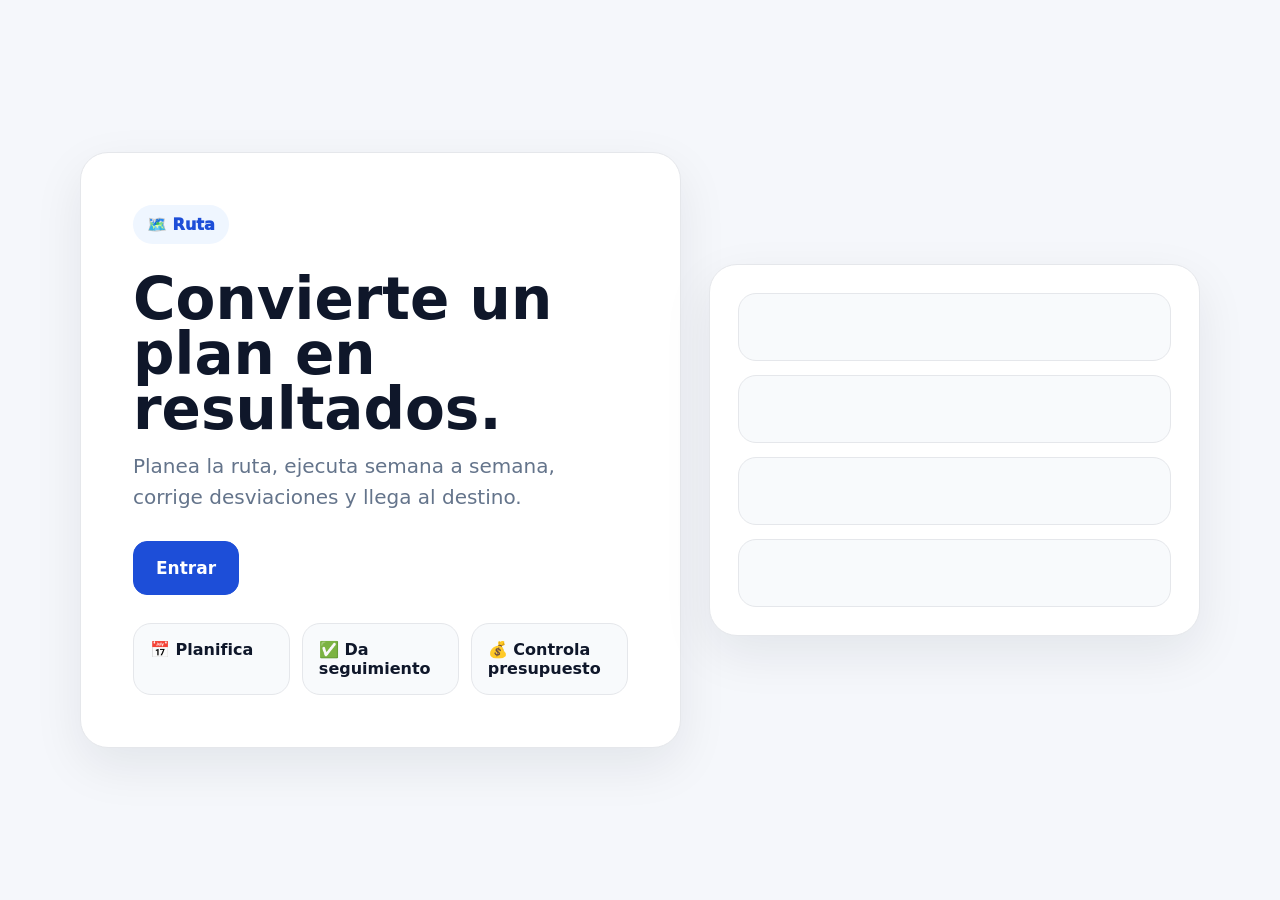
<file: index.html>
<!DOCTYPE html><html lang="es"><head><meta charset="UTF-8"><meta name="viewport" content="width=device-width,initial-scale=1.0"><title>Ruta</title><link rel="stylesheet" href="css/app.css"></head><body><main class="public-shell"><section class="hero"><div class="hero-card"><div class="brand">🗺️ Ruta</div><h1>Convierte un plan en resultados.</h1><p class="lead">Planea la ruta, ejecuta semana a semana, corrige desviaciones y llega al destino.</p><a class="btn primary big" href="login.html">Entrar</a><div class="benefits"><div class="benefit">📅 Planifica</div><div class="benefit">✅ Da seguimiento</div><div class="benefit">💰 Controla presupuesto</div></div></div><div class="hero-card mock"><div class="mock-row"></div><div class="mock-row"></div><div class="mock-row"></div><div class="mock-row"></div></div></section></main></body></html>
</file>
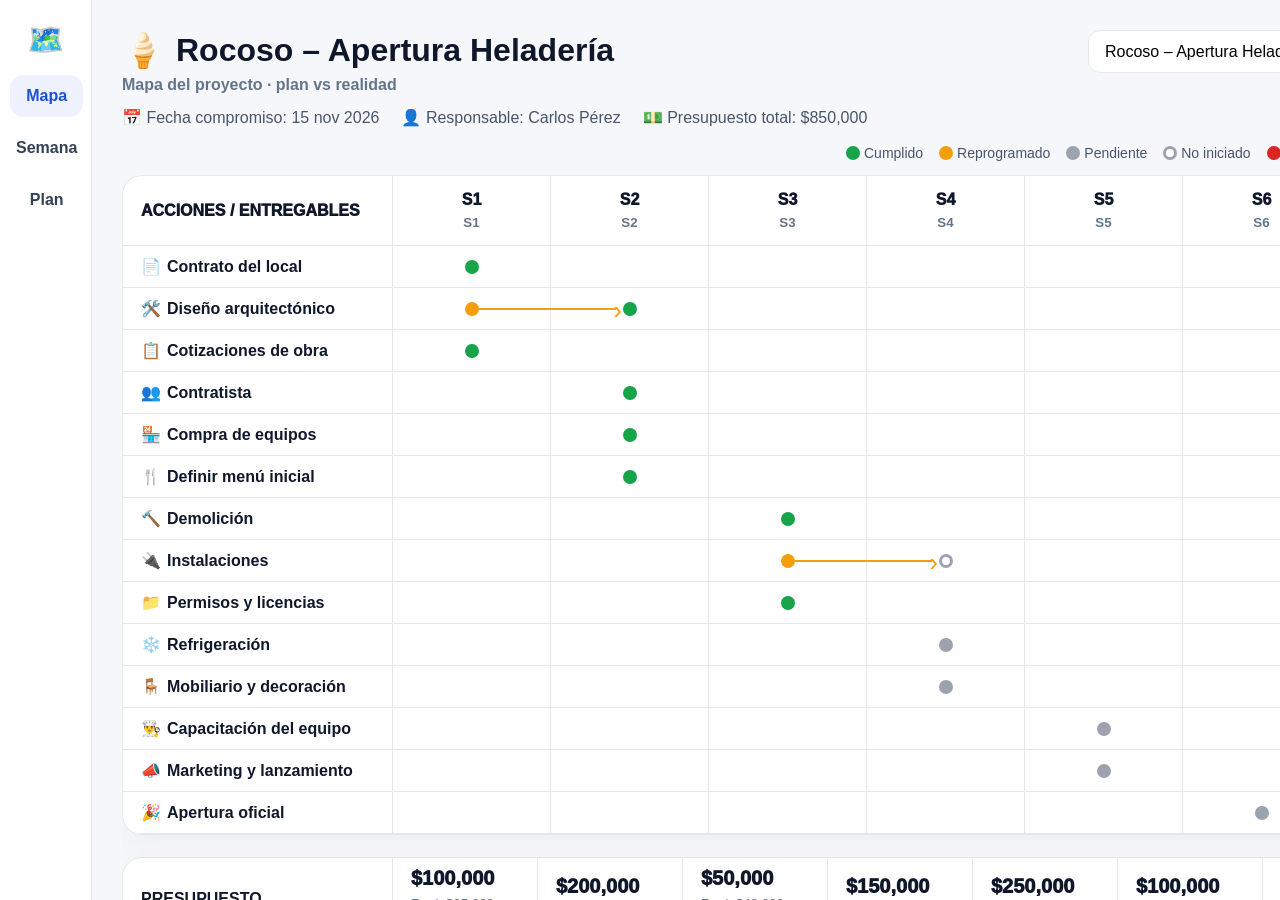
<file: frontend/index.html>
<!DOCTYPE html><html lang="es"><head><meta charset="UTF-8"><meta http-equiv="refresh" content="0; url=mapa.html"><title>Plan Semanal</title></head><body>Redirigiendo a <a href="mapa.html">Mapa</a>...</body></html>
</file>
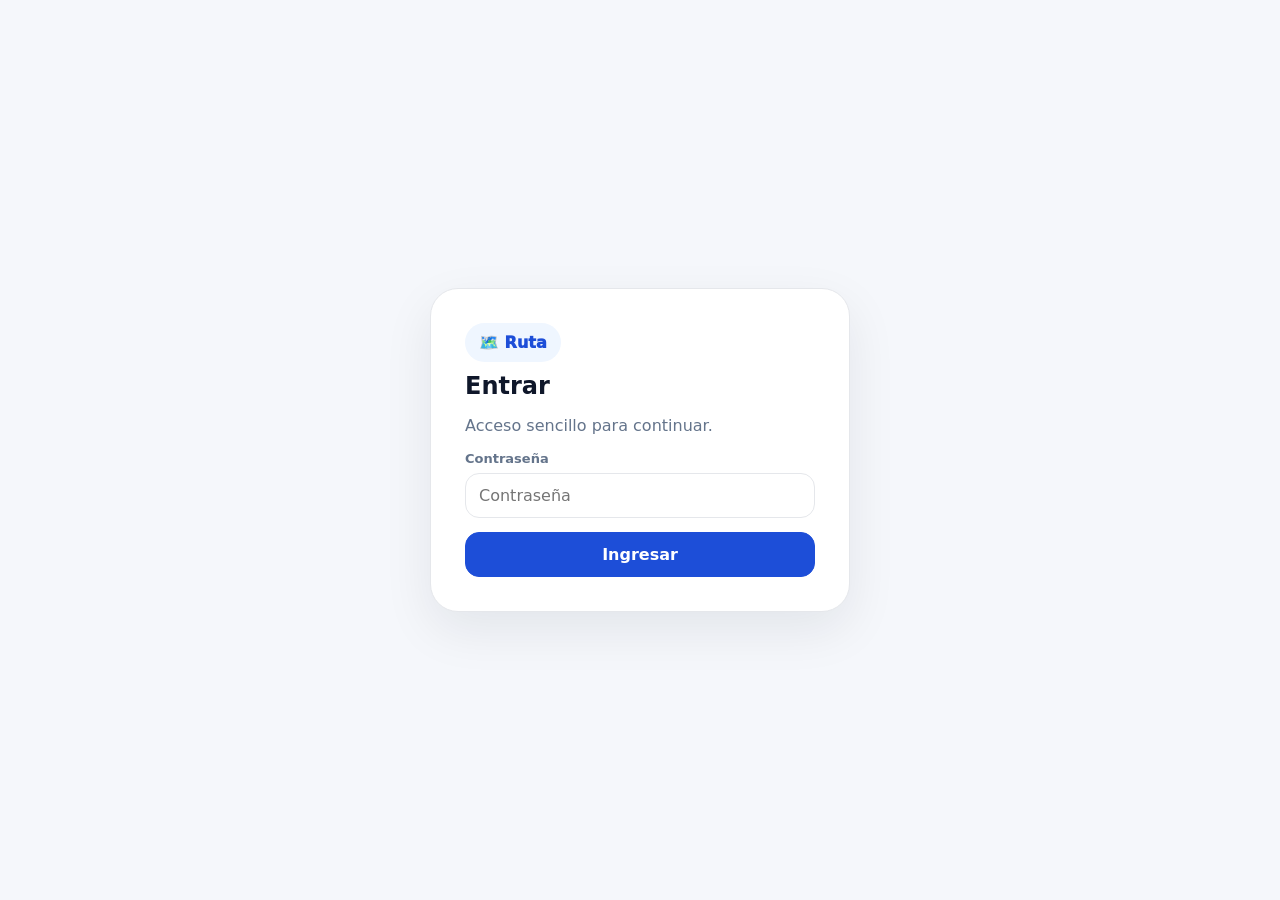
<file: dashboard.html>
<!DOCTYPE html><html lang="es"><head><meta charset="UTF-8"><meta name="viewport" content="width=device-width,initial-scale=1.0"><title>Ruta · Dashboard</title><link rel="stylesheet" href="css/app.css"></head><body><main class="dash"><div class="dash-wrap"><section class="dash-top"><div><h1>Mis proyectos</h1><p class="muted">Abre un proyecto existente o crea una nueva ruta.</p></div><div class="actions"><a class="btn primary" href="wizard/paso1.html">+ Nuevo proyecto</a><button class="btn" onclick="logout()">Salir</button></div></section><section class="stats" id="stats"></section><section class="projects-grid" id="projects"></section></div></main><script src="js/config.js"></script><script src="js/api.js"></script><script src="js/dashboard.js"></script></body></html>
</file>
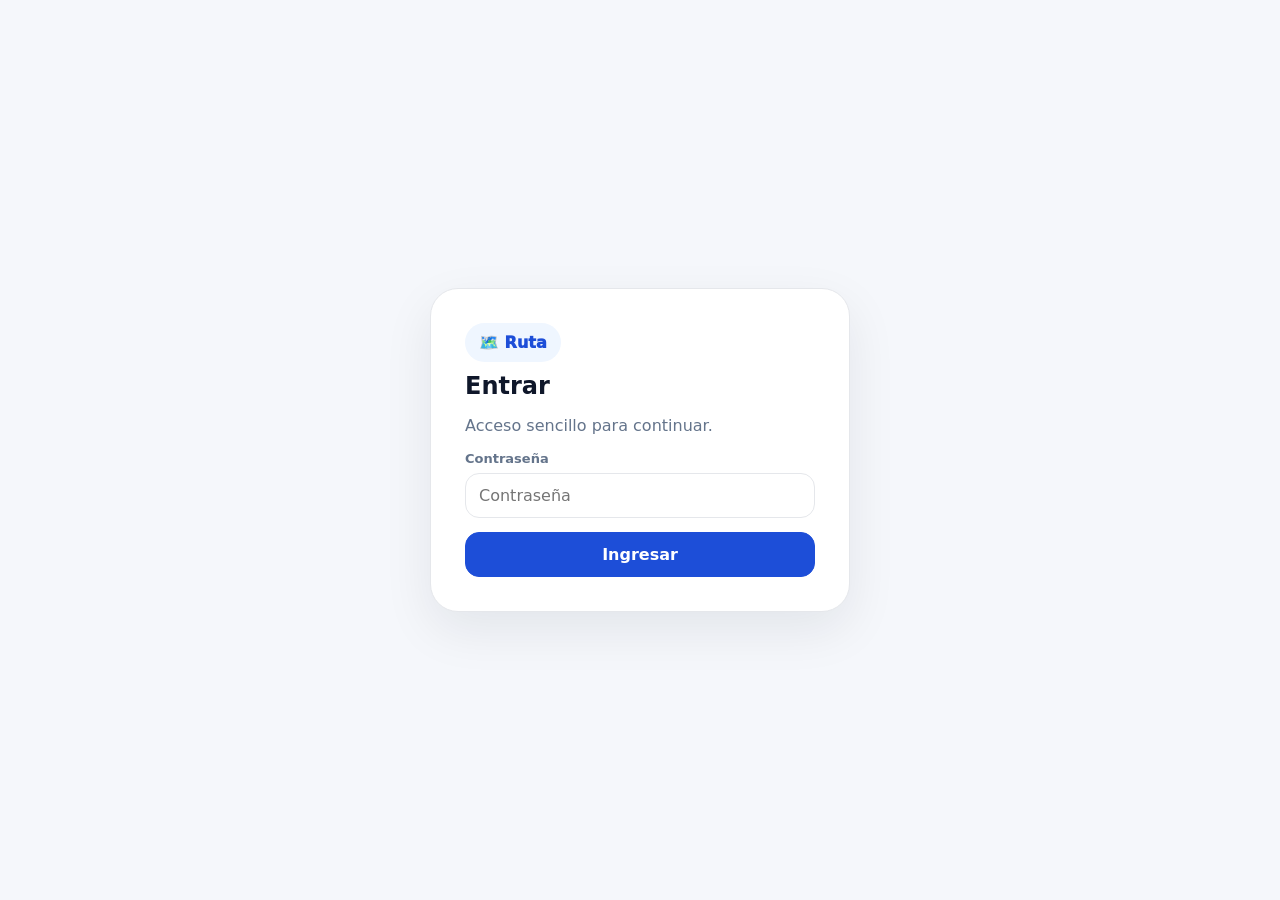
<file: editar.html>
<!DOCTYPE html><html lang="es"><head><meta charset="UTF-8"><meta name="viewport" content="width=device-width,initial-scale=1.0"><title>Ruta · Editar</title><link rel="stylesheet" href="css/app.css"></head><body><div class="app"><aside class="side"><div class="logo">🗺️</div><div class="nav"><a href="project.html" data-nav="home">Home</a><a href="mapa.html" data-nav="mapa">Mapa</a><a href="semana.html" data-nav="semana">Semana</a><a href="resumen.html" data-nav="resumen">Resumen</a><a href="editar.html" data-nav="editar">Editar</a></div></aside><main class="main"><section class="top"><div><div class="title"><span style="font-size:34px" id="projectIcon"></span><h1 id="projectTitle"></h1></div><div class="kicker">Editar plan</div><div class="meta" id="projectMeta"></div></div><div class="actions" id="topActions"></div></section><section class="panel"><div class="box"><h2>Datos del proyecto</h2><div class="form-grid"><input id="pName" placeholder="Nombre"><input id="pIcon" placeholder="Icono"><input id="pOwner" placeholder="Responsable"><input id="pDate" placeholder="Fecha compromiso"><input id="pWeeks" type="number" min="1" max="12" placeholder="Semanas"><button class="btn primary" onclick="saveInfo()">Guardar datos</button></div><h2 style="margin-top:22px">Acciones</h2><div class="add-line"><input id="aName" placeholder="Acción / entregable"><input id="aIcon" placeholder="Icono"><select id="aWeek"></select><button class="btn primary" onclick="addItem()">Agregar</button></div><div class="list" id="items"></div></div><div class="box"><h2>Presupuesto estimado</h2><div id="budget"></div><button class="btn primary full" onclick="saveBudget()">Guardar presupuesto</button><div id="msg"></div></div></section></main></div><script src="js/config.js"></script><script src="js/api.js"></script><script src="js/editar.js"></script></body></html>
</file>
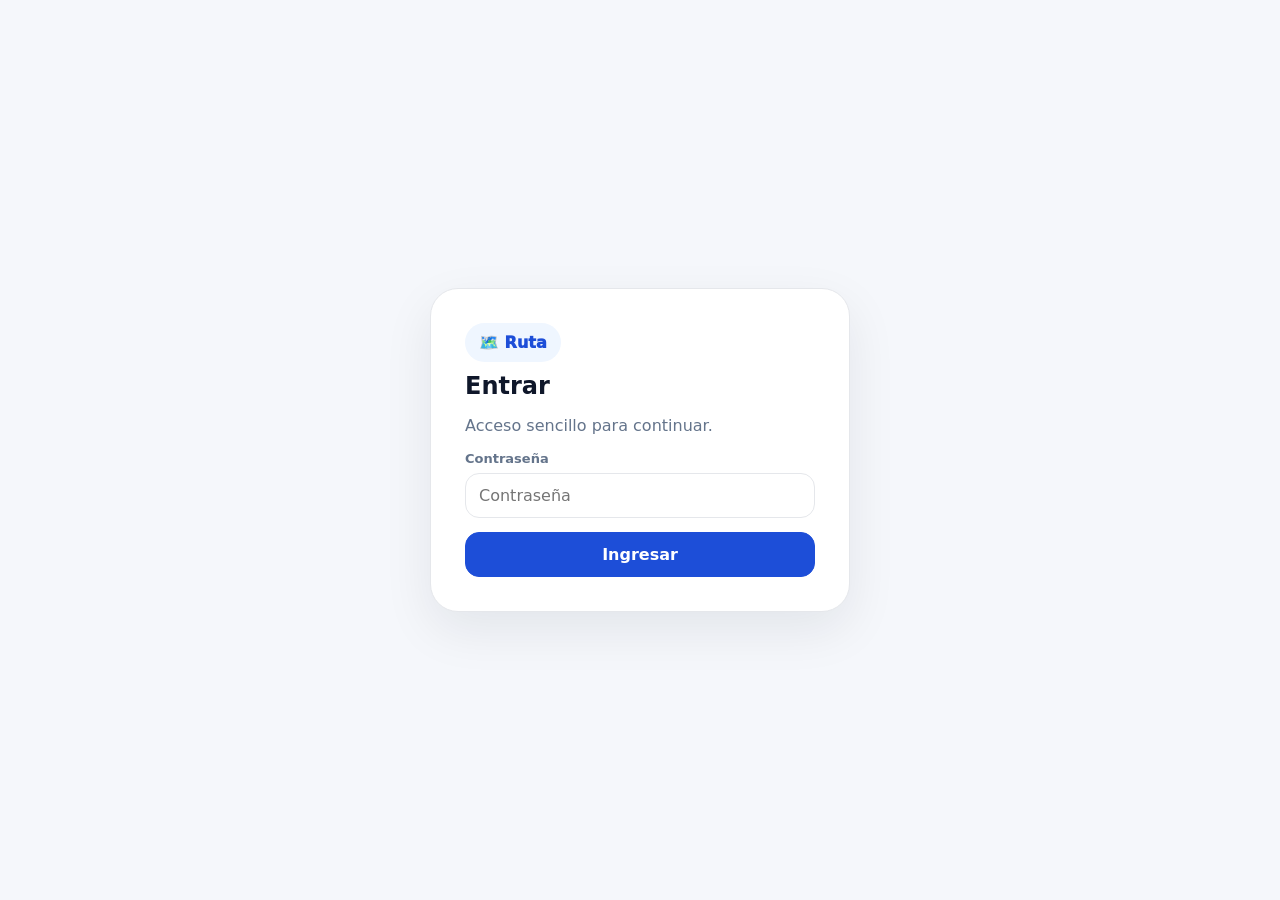
<file: login.html>
<!DOCTYPE html><html lang="es"><head><meta charset="UTF-8"><meta name="viewport" content="width=device-width,initial-scale=1.0"><title>Ruta · Login</title><link rel="stylesheet" href="css/app.css"></head><body><main class="public-shell"><section class="auth-card"><div class="brand">🗺️ Ruta</div><h1>Entrar</h1><p class="muted">Acceso sencillo para continuar.</p><div class="field"><label>Contraseña</label><input id="pass" type="password" placeholder="Contraseña"></div><button class="btn primary full" onclick="login()">Ingresar</button><div id="msg"></div></section></main><script src="js/api.js"></script><script>function login(){let p=document.getElementById('pass').value.trim();if(p==='ruta2026'){localStorage.setItem(AUTH_KEY,'1');location.href='dashboard.html'}else{let m=document.getElementById('msg');m.className='notice error';m.textContent='Contraseña incorrecta.'}}document.getElementById('pass').addEventListener('keydown',e=>{if(e.key==='Enter')login()});</script></body></html>
</file>
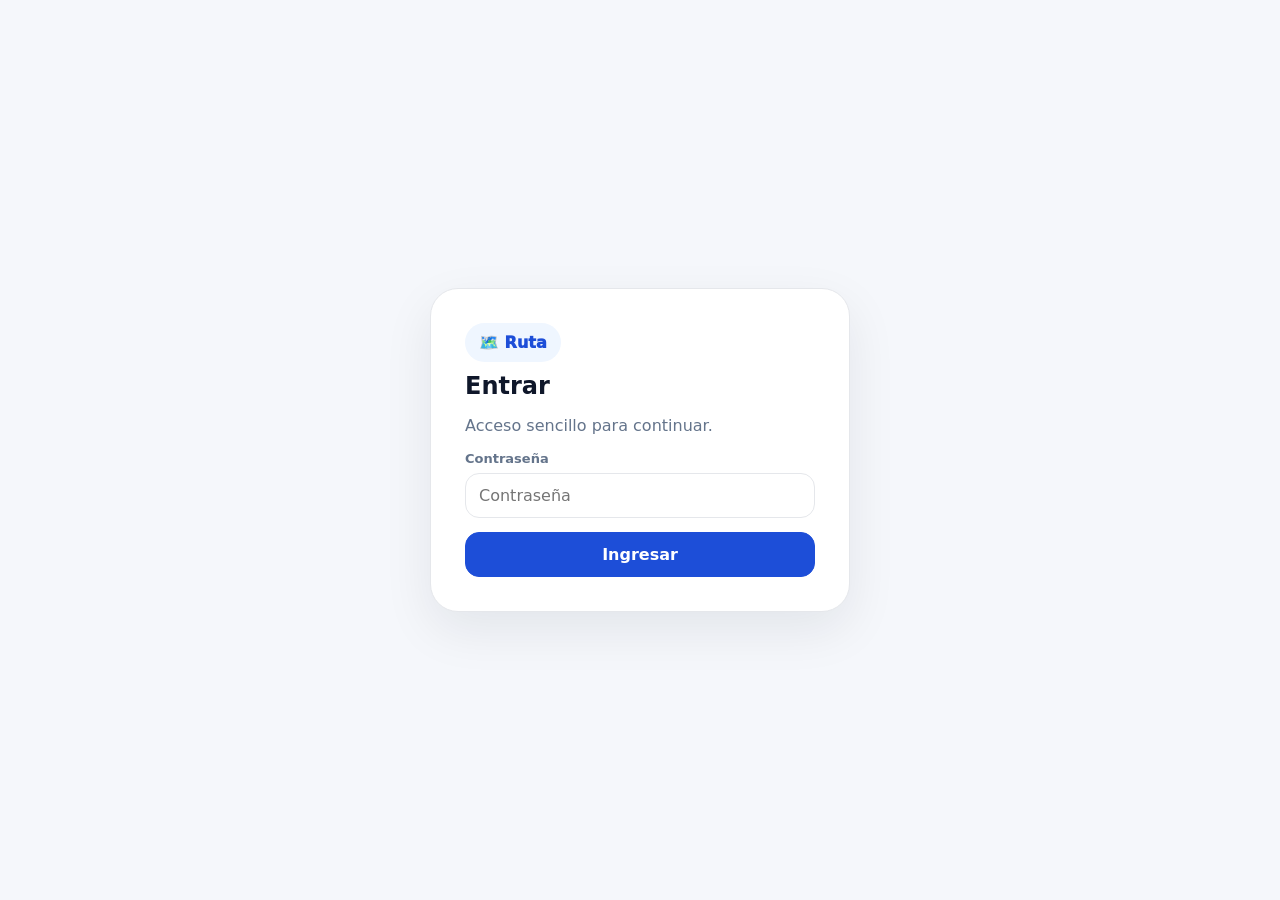
<file: mapa.html>
<!DOCTYPE html><html lang="es"><head><meta charset="UTF-8"><meta name="viewport" content="width=device-width,initial-scale=1.0"><title>Ruta · Mapa</title><link rel="stylesheet" href="css/app.css"></head><body><div class="app"><aside class="side"><div class="logo">🗺️</div><div class="nav"><a href="project.html" data-nav="home">Home</a><a href="mapa.html" data-nav="mapa">Mapa</a><a href="semana.html" data-nav="semana">Semana</a><a href="resumen.html" data-nav="resumen">Resumen</a><a href="editar.html" data-nav="editar">Editar</a></div></aside><main class="main"><section class="top"><div><div class="title"><span style="font-size:34px" id="projectIcon"></span><h1 id="projectTitle"></h1></div><div class="kicker">Mapa del proyecto · plan vs realidad</div><div class="meta" id="projectMeta"></div></div><div class="actions" id="topActions"></div></section><section id="mapView" class="scroll"></section></main></div><script src="js/config.js"></script><script src="js/api.js"></script><script src="js/mapa.js"></script></body></html>
</file>
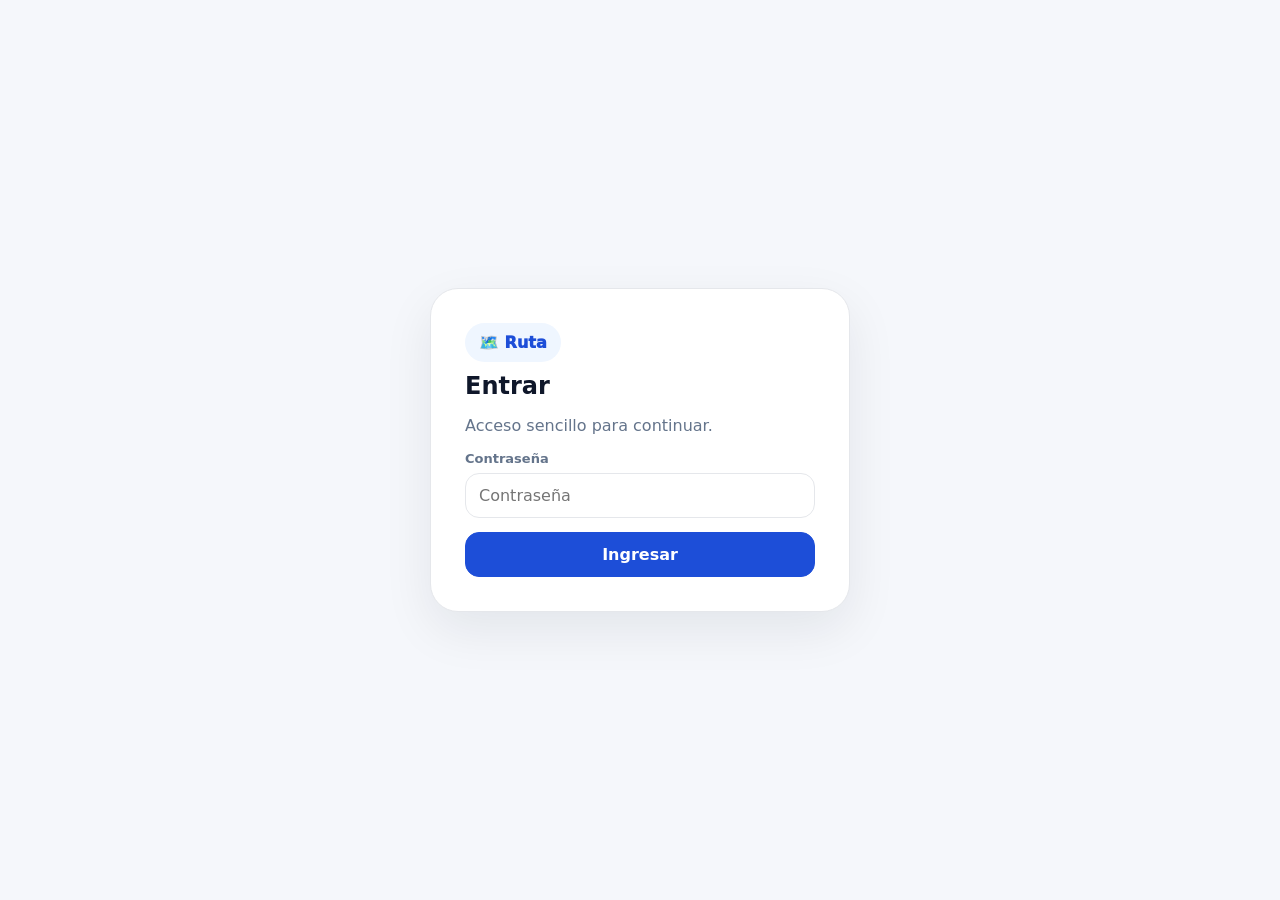
<file: project.html>
<!DOCTYPE html><html lang="es"><head><meta charset="UTF-8"><meta name="viewport" content="width=device-width,initial-scale=1.0"><title>Ruta · Proyecto</title><link rel="stylesheet" href="css/app.css"></head><body><div class="app"><aside class="side"><div class="logo">🗺️</div><div class="nav"><a href="project.html" data-nav="home">Home</a><a href="mapa.html" data-nav="mapa">Mapa</a><a href="semana.html" data-nav="semana">Semana</a><a href="resumen.html" data-nav="resumen">Resumen</a><a href="editar.html" data-nav="editar">Editar</a></div></aside><main class="main"><section class="top"><div><div class="title"><span style="font-size:34px" id="projectIcon"></span><h1 id="projectTitle"></h1></div><div class="kicker">Centro del proyecto</div><div class="meta" id="projectMeta"></div></div><div class="actions" id="topActions"></div></section><section id="home"></section></main></div><script src="js/config.js"></script><script src="js/api.js"></script><script src="js/project.js"></script></body></html>
</file>
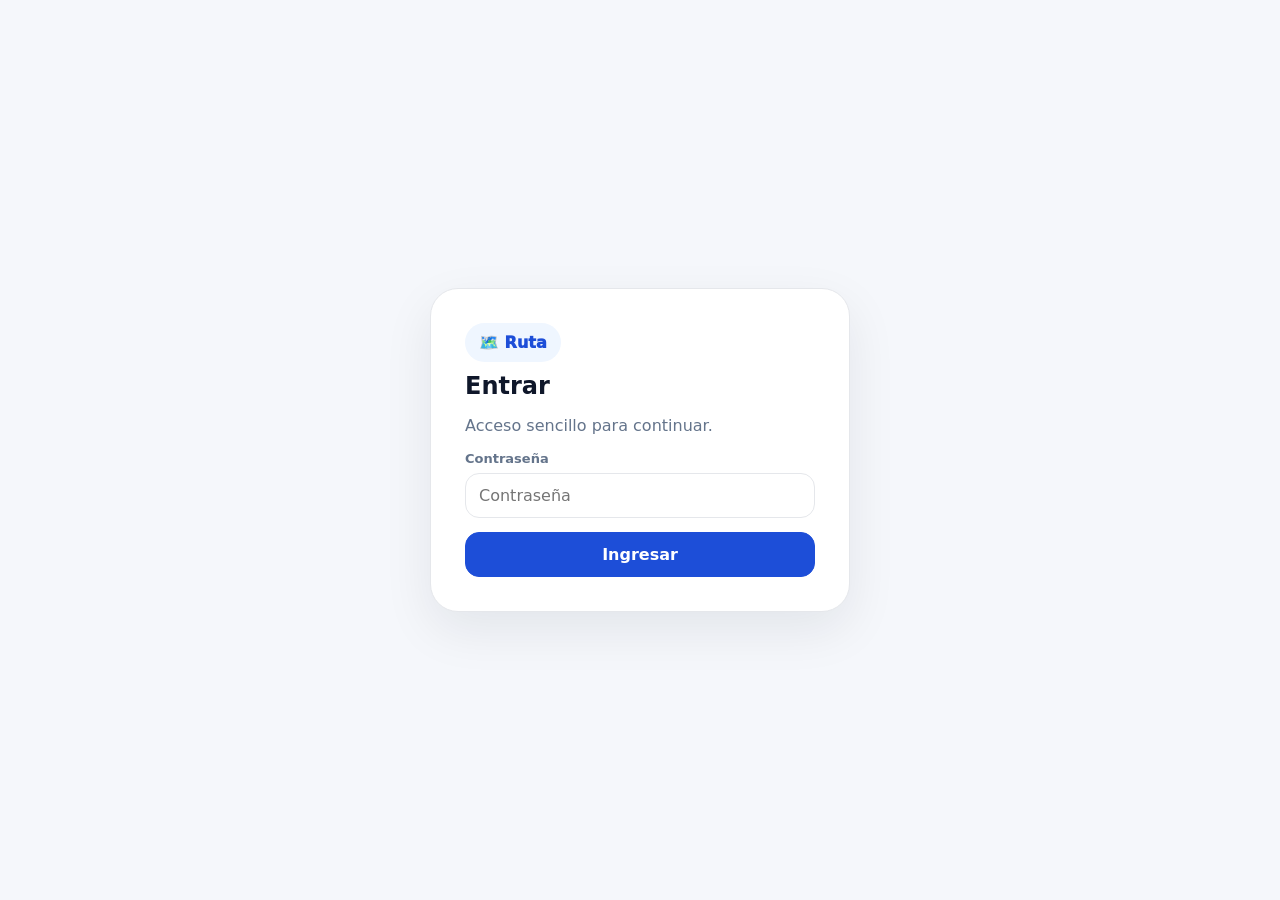
<file: resumen.html>
<!DOCTYPE html><html lang="es"><head><meta charset="UTF-8"><meta name="viewport" content="width=device-width,initial-scale=1.0"><title>Ruta · Resumen</title><link rel="stylesheet" href="css/app.css"></head><body><div class="app"><aside class="side"><div class="logo">🗺️</div><div class="nav"><a href="project.html" data-nav="home">Home</a><a href="mapa.html" data-nav="mapa">Mapa</a><a href="semana.html" data-nav="semana">Semana</a><a href="resumen.html" data-nav="resumen">Resumen</a><a href="editar.html" data-nav="editar">Editar</a></div></aside><main class="main"><section class="top"><div><div class="title"><span style="font-size:34px" id="projectIcon"></span><h1 id="projectTitle"></h1></div><div class="kicker">Resumen ejecutivo</div><div class="meta" id="projectMeta"></div></div><div class="actions" id="topActions"></div></section><section id="summary"></section></main></div><script src="js/config.js"></script><script src="js/api.js"></script><script src="js/resumen.js"></script></body></html>
</file>
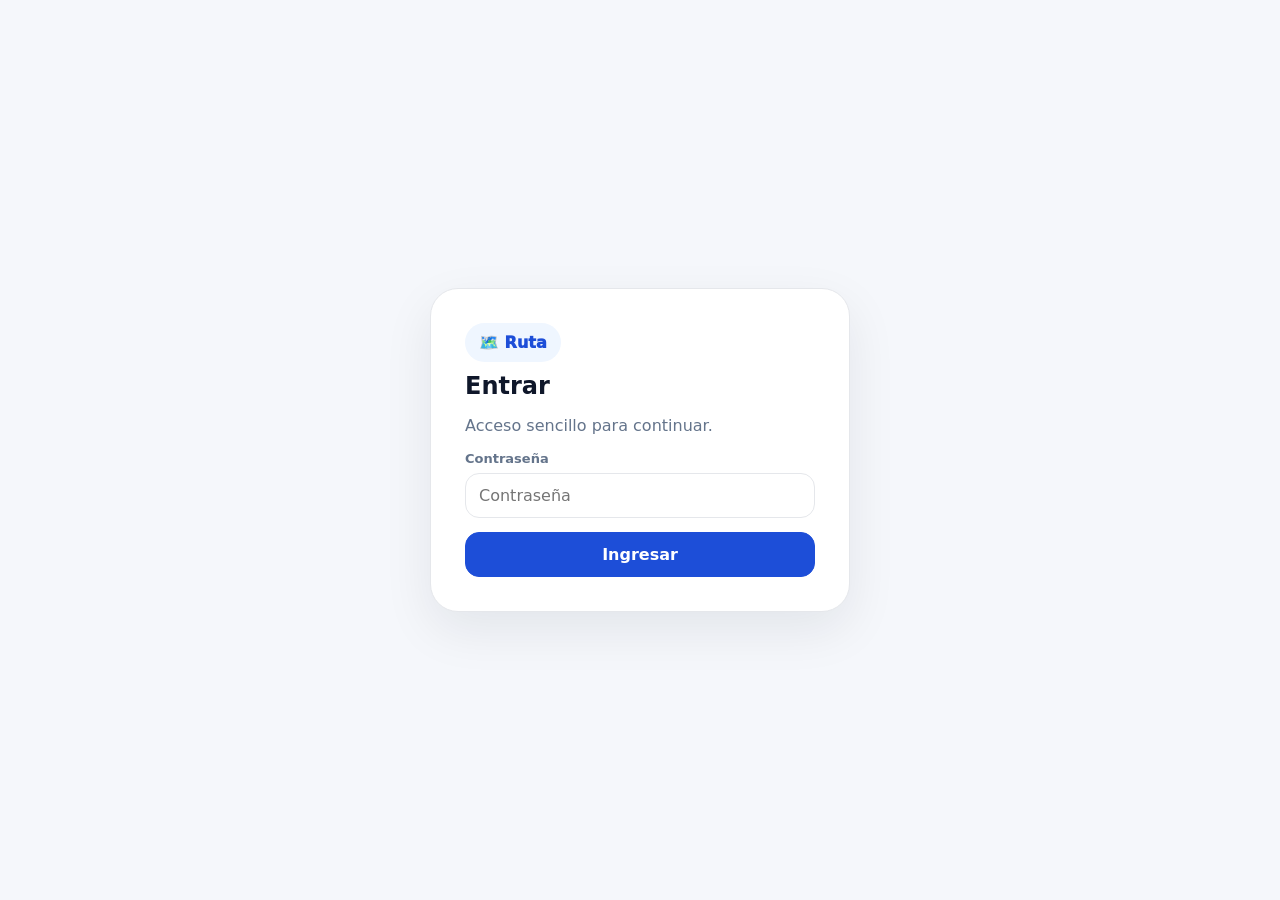
<file: semana.html>
<!DOCTYPE html><html lang="es"><head><meta charset="UTF-8"><meta name="viewport" content="width=device-width,initial-scale=1.0"><title>Ruta · Semana</title><link rel="stylesheet" href="css/app.css"></head><body><div class="app"><aside class="side"><div class="logo">🗺️</div><div class="nav"><a href="project.html" data-nav="home">Home</a><a href="mapa.html" data-nav="mapa">Mapa</a><a href="semana.html" data-nav="semana">Semana</a><a href="resumen.html" data-nav="resumen">Resumen</a><a href="editar.html" data-nav="editar">Editar</a></div></aside><main class="main"><section class="top"><div><div class="title"><span style="font-size:34px" id="projectIcon"></span><h1 id="projectTitle"></h1></div><div class="kicker">Seguimiento semanal</div><div class="meta" id="projectMeta"></div></div><div class="actions" id="topActions"></div></section><section class="panel"><div class="box"><h2>Semana</h2><p class="muted">Marca lo cumplido, agrega acciones nuevas y guarda presupuesto real.</p><div class="week-list" id="weekBtns"></div><div id="weeklyForm"></div></div><div class="box"><h2>Pendientes</h2><p class="muted">Lo no cumplido se puede mover a otra semana.</p><div id="pendingBox"></div></div></section></main></div><script src="js/config.js"></script><script src="js/api.js"></script><script src="js/semana.js"></script></body></html>
</file>
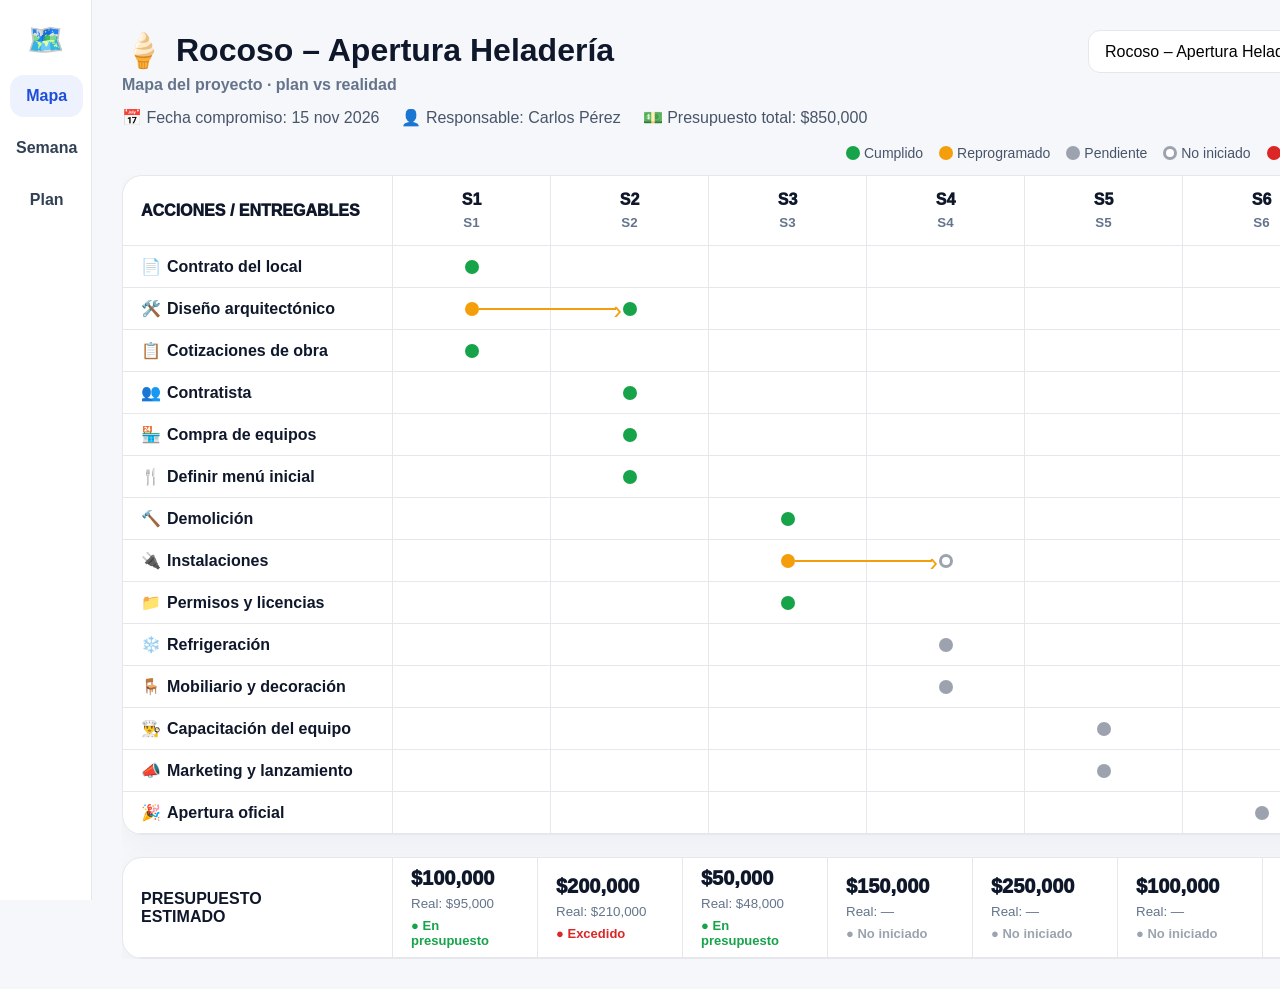
<file: frontend/mapa.html>
<!DOCTYPE html><html lang="es"><head><meta charset="UTF-8"><meta name="viewport" content="width=device-width,initial-scale=1.0"><title>Plan Semanal · Mapa</title><link rel="stylesheet" href="css/style.css"></head><body><div class="app"><aside class="side"><div class="logo">🗺️</div><div class="nav"><a href="mapa.html" data-nav="mapa">Mapa</a><a href="semana.html" data-nav="semana">Semana</a><a href="plan.html" data-nav="plan">Plan</a></div></aside><main class="main"><section class="top"><div><div class="title"><span style="font-size:34px" id="projectIcon"></span><h1 id="projectTitle"></h1></div><div class="kicker">Mapa del proyecto · plan vs realidad</div><div class="meta" id="projectMeta"></div></div><div class="actions" id="topActions"></div></section><div class="legend"><span><i class="dot green"></i> Cumplido</span><span><i class="dot orange"></i> Reprogramado</span><span><i class="dot gray"></i> Pendiente</span><span><i class="dot empty"></i> No iniciado</span><span><i class="dot red"></i> Excedido</span></div><section id="mapView" class="scroll"></section></main></div><script src="js/config.js"></script><script src="js/api.js"></script><script src="js/mapa.js"></script></body></html>
</file>
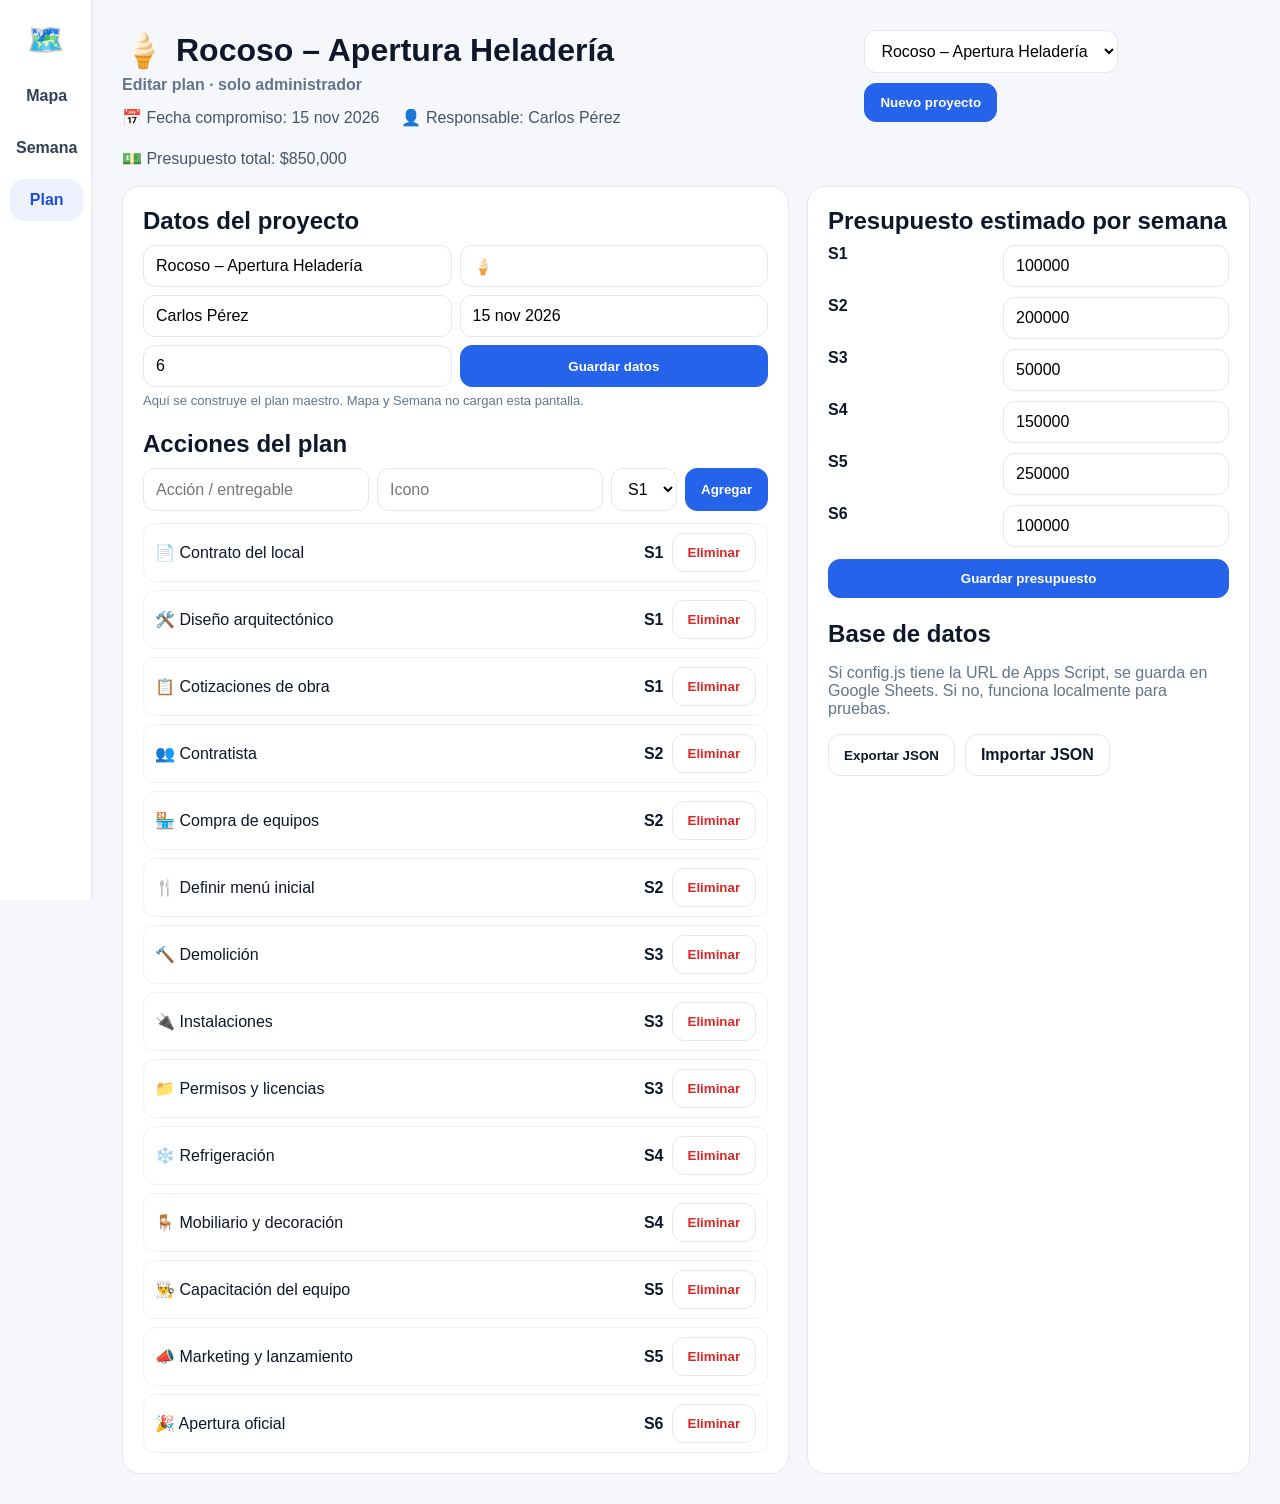
<file: frontend/plan.html>
<!DOCTYPE html><html lang="es"><head><meta charset="UTF-8"><meta name="viewport" content="width=device-width,initial-scale=1.0"><title>Plan Semanal · Editar plan</title><link rel="stylesheet" href="css/style.css"></head><body><div class="app"><aside class="side"><div class="logo">🗺️</div><div class="nav"><a href="mapa.html" data-nav="mapa">Mapa</a><a href="semana.html" data-nav="semana">Semana</a><a href="plan.html" data-nav="plan">Plan</a></div></aside><main class="main"><section class="top"><div><div class="title"><span style="font-size:34px" id="projectIcon"></span><h1 id="projectTitle"></h1></div><div class="kicker">Editar plan · solo administrador</div><div class="meta" id="projectMeta"></div></div><div class="actions" id="topActions"></div></section><section class="setup"><div class="box"><h2>Datos del proyecto</h2><div class="formgrid" style="grid-template-columns:1fr 1fr"><input id="pName" placeholder="Nombre"><input id="pIcon" placeholder="Icono"><input id="pOwner" placeholder="Responsable"><input id="pDate" placeholder="Fecha compromiso"><input id="pWeeks" type="number" min="1" max="12" placeholder="Semanas"><button class="btn primary" onclick="saveProjectInfo()">Guardar datos</button></div><p class="mini">Aquí se construye el plan maestro. Mapa y Semana no cargan esta pantalla.</p><h2 style="margin-top:22px">Acciones del plan</h2><div class="formgrid"><input id="aName" placeholder="Acción / entregable"><input id="aIcon" placeholder="Icono"><select id="aWeek"></select><button class="btn primary" onclick="addPlanItem()">Agregar</button></div><div class="list" id="planItems"></div></div><div class="box"><h2>Presupuesto estimado por semana</h2><div id="budgetInputs"></div><button class="btn primary" style="margin-top:12px;width:100%" onclick="saveBudgets()">Guardar presupuesto</button><h2 style="margin-top:22px">Base de datos</h2><p class="muted">Si config.js tiene la URL de Apps Script, se guarda en Google Sheets. Si no, funciona localmente para pruebas.</p><div id="msg"></div><div class="actions"><button class="btn" onclick="exportData()">Exportar JSON</button><label class="btn">Importar JSON<input type="file" accept="application/json" onchange="importData(event)" hidden></label></div></div></section></main></div><script src="js/config.js"></script><script src="js/api.js"></script><script src="js/plan.js"></script></body></html>
</file>
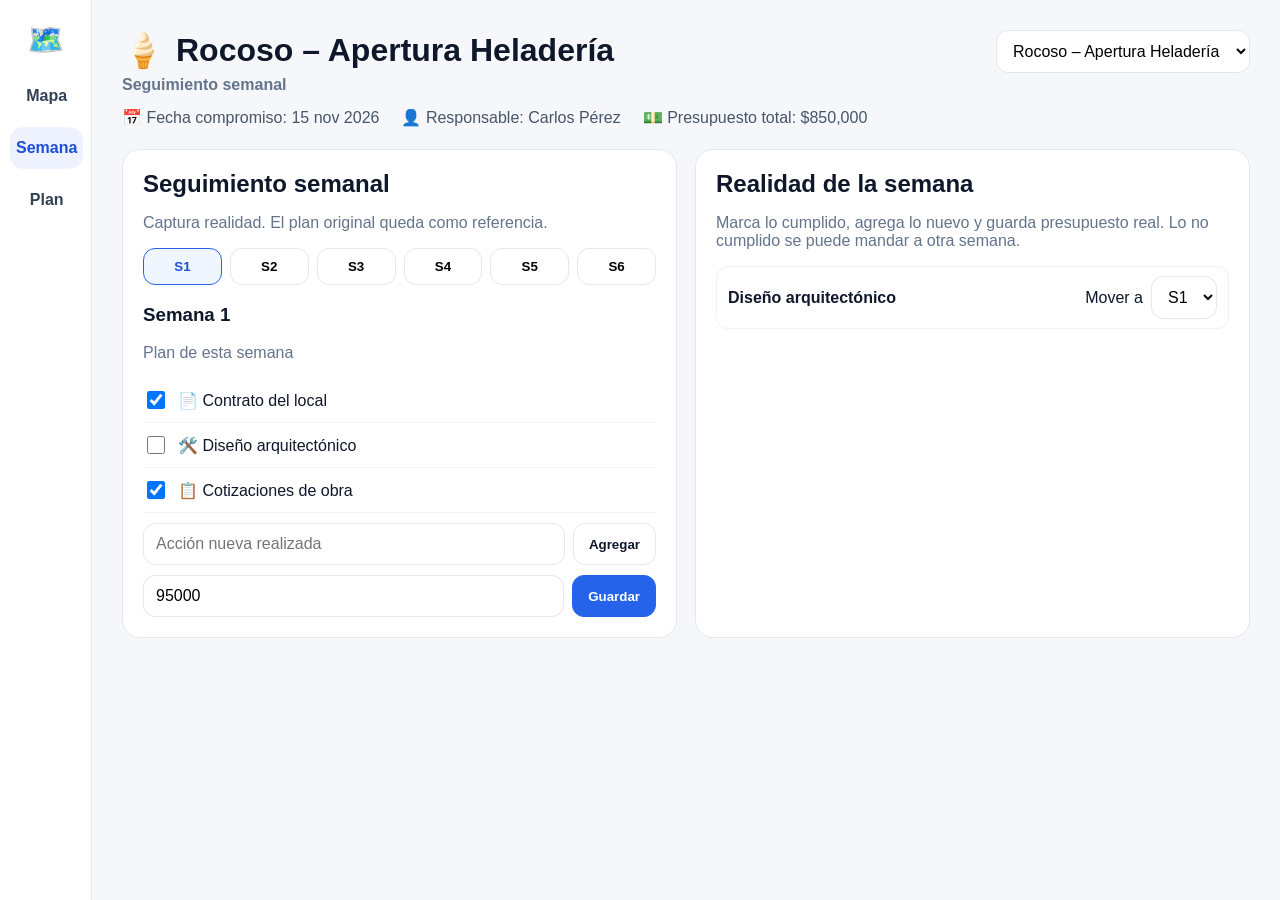
<file: frontend/semana.html>
<!DOCTYPE html><html lang="es"><head><meta charset="UTF-8"><meta name="viewport" content="width=device-width,initial-scale=1.0"><title>Plan Semanal · Semana</title><link rel="stylesheet" href="css/style.css"></head><body><div class="app"><aside class="side"><div class="logo">🗺️</div><div class="nav"><a href="mapa.html" data-nav="mapa">Mapa</a><a href="semana.html" data-nav="semana">Semana</a><a href="plan.html" data-nav="plan">Plan</a></div></aside><main class="main"><section class="top"><div><div class="title"><span style="font-size:34px" id="projectIcon"></span><h1 id="projectTitle"></h1></div><div class="kicker">Seguimiento semanal</div><div class="meta" id="projectMeta"></div></div><div class="actions" id="topActions"></div></section><section class="panel"><div class="box"><h2>Seguimiento semanal</h2><p class="muted">Captura realidad. El plan original queda como referencia.</p><div class="week-list" id="weekBtns"></div><div id="weeklyForm"></div></div><div class="box"><h2>Realidad de la semana</h2><p class="muted">Marca lo cumplido, agrega lo nuevo y guarda presupuesto real. Lo no cumplido se puede mandar a otra semana.</p><div id="pendingBox"></div></div></section></main></div><script src="js/config.js"></script><script src="js/api.js"></script><script src="js/semana.js"></script></body></html>
</file>
<file: css/app.css>
:root{--bg:#f5f7fb;--card:#fff;--ink:#0f172a;--muted:#64748b;--line:#e5e7eb;--brand:#1d4ed8;--brand2:#eff6ff;--green:#16a34a;--orange:#f59e0b;--red:#dc2626;--gray:#94a3b8;--shadow:0 18px 50px rgba(15,23,42,.08)}*{box-sizing:border-box}body{margin:0;background:var(--bg);color:var(--ink);font-family:Inter,system-ui,-apple-system,BlinkMacSystemFont,"Segoe UI",Arial,sans-serif}a{text-decoration:none;color:inherit}button,input,select{font:inherit}.public-shell{min-height:100vh;display:grid;place-items:center;padding:28px}.hero{width:min(1120px,100%);display:grid;grid-template-columns:1.1fr .9fr;gap:28px;align-items:center}.hero-card,.auth-card,.dash-card,.box,.project-hero,.module-card{background:var(--card);border:1px solid var(--line);border-radius:28px;box-shadow:var(--shadow)}.hero-card{padding:52px}.brand{display:inline-flex;gap:10px;align-items:center;font-weight:950;color:var(--brand);background:var(--brand2);border-radius:999px;padding:10px 14px}.hero h1{font-size:58px;line-height:.95;margin:28px 0 14px}.lead{font-size:20px;color:var(--muted);line-height:1.55;margin:0 0 28px}.benefits{display:grid;grid-template-columns:repeat(3,1fr);gap:12px;margin-top:28px}.benefit{background:#f8fafc;border:1px solid var(--line);border-radius:18px;padding:16px;font-weight:850}.mock{padding:28px;display:grid;gap:14px}.mock-row{height:68px;background:#f8fafc;border:1px solid var(--line);border-radius:18px}.btn{border:1px solid var(--line);background:#fff;border-radius:14px;padding:12px 16px;font-weight:900;cursor:pointer;display:inline-flex;align-items:center;justify-content:center;gap:8px}.btn.primary{background:var(--brand);border-color:var(--brand);color:#fff}.btn.big{padding:16px 22px;font-size:17px}.btn.danger{color:var(--red)}.btn.full{width:100%}.auth-card{width:min(420px,100%);padding:34px}.auth-card h1{margin:10px 0}.field{display:grid;gap:7px;margin:14px 0}.field label{font-size:13px;color:var(--muted);font-weight:850}.input,input,select{border:1px solid var(--line);background:#fff;border-radius:14px;padding:12px 13px;color:var(--ink)}.notice{margin-top:12px;padding:12px 14px;border-radius:14px;background:#eff6ff;color:#1d4ed8;font-weight:800}.error{background:#fef2f2;color:#b91c1c}.dash{min-height:100vh;padding:30px}.dash-wrap{max-width:1180px;margin:0 auto}.dash-top{display:flex;justify-content:space-between;gap:18px;align-items:center;margin-bottom:24px}.dash-top h1{margin:0;font-size:34px}.muted{color:var(--muted)}.stats{display:grid;grid-template-columns:repeat(4,1fr);gap:14px;margin-bottom:18px}.stat{background:#fff;border:1px solid var(--line);border-radius:22px;padding:18px}.stat strong{display:block;font-size:28px}.projects-grid{display:grid;grid-template-columns:repeat(auto-fit,minmax(260px,1fr));gap:16px}.dash-card{padding:20px}.project-title{display:flex;align-items:center;gap:12px}.project-title .emoji{font-size:32px}.progress{height:10px;background:#e2e8f0;border-radius:999px;overflow:hidden;margin:16px 0}.progress span{display:block;height:100%;background:var(--brand);border-radius:999px}.card-meta{display:grid;gap:8px;color:#475569;font-weight:700;font-size:14px}.card-actions{display:flex;gap:10px;margin-top:18px}.app{display:flex;min-height:100vh}.side{width:96px;background:#fff;border-right:1px solid var(--line);padding:22px 10px;display:flex;flex-direction:column;align-items:center;gap:18px;position:fixed;inset:0 auto 0 0}.logo{font-size:30px}.nav{display:grid;gap:10px;width:100%}.nav a{text-align:center;border-radius:16px;padding:12px 6px;font-weight:900;color:#334155;font-size:14px}.nav a.active{background:#eef2ff;color:#1d4ed8}.main{flex:1;padding:30px;margin-left:96px;max-width:1600px;width:100%}.top{display:flex;justify-content:space-between;gap:18px;align-items:flex-start;margin-bottom:20px}.title{display:flex;align-items:center;gap:12px}.title h1{margin:0;font-size:32px}.kicker{color:var(--muted);font-weight:800;margin-top:6px}.meta{display:flex;gap:18px;flex-wrap:wrap;margin-top:12px;color:#475569}.actions{display:flex;gap:10px;flex-wrap:wrap}.project-hero{padding:26px;margin-bottom:18px}.hero-grid{display:grid;grid-template-columns:1.3fr .7fr;gap:20px;align-items:center}.big-progress strong{font-size:46px}.quick-grid{display:grid;grid-template-columns:repeat(auto-fit,minmax(210px,1fr));gap:16px}.module-card{padding:22px;transition:.15s transform}.module-card:hover{transform:translateY(-2px)}.module-card b{display:block;font-size:20px;margin-bottom:8px}.wizard{min-height:100vh;padding:28px}.wizard-wrap{max-width:980px;margin:0 auto}.steps{display:flex;gap:10px;margin:20px 0}.step{flex:1;background:#e2e8f0;border-radius:999px;height:10px}.step.active{background:var(--brand)}.box{padding:24px}.box h2{margin:0 0 8px}.form-grid{display:grid;grid-template-columns:1fr 1fr;gap:12px}.week-box{border:1px solid var(--line);border-radius:20px;padding:16px;margin:14px 0;background:#fff}.week-box h3{margin:0 0 10px}.add-line{display:grid;grid-template-columns:1fr 90px auto;gap:8px}.list{display:grid;gap:8px;margin-top:12px}.listrow{display:grid;grid-template-columns:1fr auto auto;gap:8px;align-items:center;border:1px solid #eef2f7;border-radius:14px;padding:10px 12px;background:#fff}.panel{display:grid;grid-template-columns:1fr 1fr;gap:18px}.week-list{display:grid;grid-template-columns:repeat(auto-fit,minmax(70px,1fr));gap:8px;margin:14px 0}.week-list button{border:1px solid var(--line);background:#fff;border-radius:12px;padding:10px;font-weight:900;cursor:pointer}.week-list button.active{background:#eff6ff;border-color:#2563eb;color:#1d4ed8}.check{display:flex;gap:10px;align-items:center;padding:10px 0;border-bottom:1px solid #f1f5f9}.check input{width:18px;height:18px}.scroll{overflow:auto}.card{background:#fff;border:1px solid var(--line);border-radius:24px;box-shadow:var(--shadow);overflow:hidden}.map{display:grid;grid-template-columns:270px repeat(var(--weeks),minmax(145px,1fr));min-width:980px}.budget{display:grid;grid-template-columns:270px repeat(var(--weeks),minmax(145px,1fr)) minmax(190px,1fr);min-width:1160px;margin-top:22px}.cell{min-height:42px;border-right:1px solid var(--line);border-bottom:1px solid var(--line);display:flex;align-items:center;padding:0 18px;position:relative}.head{font-weight:950;justify-content:center;min-height:70px;flex-direction:column}.head small{font-weight:650;color:var(--muted);margin-top:6px}.label{font-weight:850}.icon{width:26px;display:inline-block}.weekcell{justify-content:center}.dot{width:14px;height:14px;border-radius:99px;display:inline-block;vertical-align:-2px}.green{background:var(--green)}.orange{background:var(--orange)}.gray{background:var(--gray)}.empty{background:#fff;border:3px solid var(--gray)}.red{background:var(--red)}.arrow{position:absolute;left:55%;right:-42%;height:2px;background:var(--orange)}.arrow:after{content:'›';position:absolute;right:-6px;top:-12px;color:var(--orange);font-size:25px}.budget .cell{min-height:88px;flex-direction:column;align-items:flex-start;justify-content:center}.amount{font-size:20px;font-weight:950}.budget small{color:var(--muted);margin-top:6px}.statusText{font-size:13px;font-weight:850;margin-top:7px}.ok{color:var(--green)}.bad{color:var(--red)}.wait{color:var(--gray)}.hidden{display:none!important}@media(max-width:900px){.hero,.hero-grid,.panel,.form-grid,.stats{grid-template-columns:1fr}.benefits{grid-template-columns:1fr}.hero-card{padding:32px}.hero h1{font-size:42px}.app{display:block}.side{display:none}.main{margin-left:0;padding:16px}.dash{padding:16px}.dash-top,.top{display:block}.actions{margin-top:14px}.add-line{grid-template-columns:1fr}.title h1{font-size:24px}}
</file>
<file: frontend/css/style.css>
:root{--bg:#f6f7fb;--card:#fff;--ink:#0f172a;--muted:#64748b;--line:#e5e7eb;--blue:#2563eb;--green:#16a34a;--orange:#f59e0b;--red:#dc2626;--gray:#9ca3af}*{box-sizing:border-box}body{margin:0;background:var(--bg);color:var(--ink);font-family:Inter,Arial,sans-serif}.app{display:flex;min-height:100vh}.side{width:92px;background:#fff;border-right:1px solid var(--line);padding:22px 10px;display:flex;flex-direction:column;align-items:center;gap:18px;position:fixed;inset:0 auto 0 0}.logo{font-size:30px}.nav{display:grid;gap:10px;width:100%}.nav a{text-decoration:none;text-align:center;border:0;background:transparent;border-radius:14px;padding:12px 6px;font-weight:850;color:#334155}.nav a.active{background:#eef2ff;color:#1d4ed8}.main{flex:1;padding:30px;margin-left:92px;max-width:1600px;width:100%}.top{display:flex;justify-content:space-between;gap:18px;align-items:flex-start;margin-bottom:18px}.title{display:flex;align-items:center;gap:12px}.title h1{margin:0;font-size:32px}.kicker{color:var(--muted);font-weight:750;margin-top:6px}.meta{display:flex;gap:22px;flex-wrap:wrap;margin-top:14px;color:#475569}.actions{display:flex;gap:10px;flex-wrap:wrap}.btn{border:1px solid var(--line);background:#fff;border-radius:12px;padding:11px 15px;font-weight:850;cursor:pointer;text-decoration:none;color:var(--ink);display:inline-flex;align-items:center;justify-content:center}.btn.primary{background:var(--blue);border-color:var(--blue);color:#fff}.btn.danger{color:var(--red)}select,input{border:1px solid var(--line);background:#fff;border-radius:12px;padding:11px 12px;font:inherit}.legend{display:flex;gap:16px;justify-content:flex-end;margin:8px 0 14px;color:#475569;font-size:14px;flex-wrap:wrap}.dot{width:14px;height:14px;border-radius:99px;display:inline-block;vertical-align:-2px}.green{background:var(--green)}.orange{background:var(--orange)}.gray{background:var(--gray)}.empty{background:#fff;border:3px solid var(--gray)}.red{background:var(--red)}.scroll{overflow:auto}.card{background:#fff;border:1px solid var(--line);border-radius:20px;box-shadow:0 8px 30px rgba(15,23,42,.04);overflow:hidden}.map{display:grid;grid-template-columns:270px repeat(var(--weeks),minmax(145px,1fr));min-width:980px}.budget{display:grid;grid-template-columns:270px repeat(var(--weeks),minmax(145px,1fr)) minmax(190px,1fr);min-width:1160px}.cell{min-height:42px;border-right:1px solid var(--line);border-bottom:1px solid var(--line);display:flex;align-items:center;padding:0 18px;position:relative}.head{font-weight:950;justify-content:center;min-height:70px;flex-direction:column}.head small{font-weight:650;color:var(--muted);margin-top:6px}.label{font-weight:800}.icon{width:26px;display:inline-block}.weekcell{justify-content:center}.arrow{position:absolute;left:55%;right:-42%;height:2px;background:var(--orange)}.arrow:after{content:'›';position:absolute;right:-6px;top:-12px;color:var(--orange);font-size:25px}.budget{margin-top:22px}.budget .cell{min-height:88px;flex-direction:column;align-items:flex-start;justify-content:center}.amount{font-size:20px;font-weight:950}.budget small{color:var(--muted);margin-top:6px}.statusText{font-size:13px;font-weight:850;margin-top:7px}.ok{color:var(--green)}.bad{color:var(--red)}.wait{color:var(--gray)}.panel{margin-top:22px;display:grid;grid-template-columns:1fr 1fr;gap:18px}.box{background:#fff;border:1px solid var(--line);border-radius:18px;padding:20px}.box h2{margin:0 0 8px}.muted{color:var(--muted)}.week-list{display:grid;grid-template-columns:repeat(auto-fit,minmax(70px,1fr));gap:8px;margin:14px 0}.week-list button{border:1px solid var(--line);background:#fff;border-radius:12px;padding:10px;font-weight:900;cursor:pointer}.week-list button.active{background:#eff6ff;border-color:#2563eb;color:#1d4ed8}.check{display:flex;gap:10px;align-items:center;padding:10px 0;border-bottom:1px solid #f1f5f9}.check input{width:18px;height:18px}.formrow{display:grid;grid-template-columns:1fr auto;gap:8px;margin-top:10px}.formgrid{display:grid;grid-template-columns:1.4fr .6fr .6fr auto;gap:8px;margin-top:10px}.setup{display:grid;grid-template-columns:1fr 1fr;gap:18px}.mini{font-size:13px;color:var(--muted);margin-top:6px}.list{display:grid;gap:8px;margin-top:12px}.listrow{display:grid;grid-template-columns:1fr auto auto;gap:8px;align-items:center;border:1px solid #eef2f7;border-radius:12px;padding:9px 11px}.notice{padding:12px 14px;border-radius:12px;background:#eff6ff;color:#1d4ed8;font-weight:750;margin-top:12px}.error{background:#fef2f2;color:#b91c1c}.hidden{display:none!important}@media(max-width:900px){.app{display:block}.side{display:none}.main{padding:16px;margin-left:0}.top,.panel,.setup{display:block}.actions{margin-top:14px}.legend{justify-content:flex-start}.title h1{font-size:23px}}
</file>
